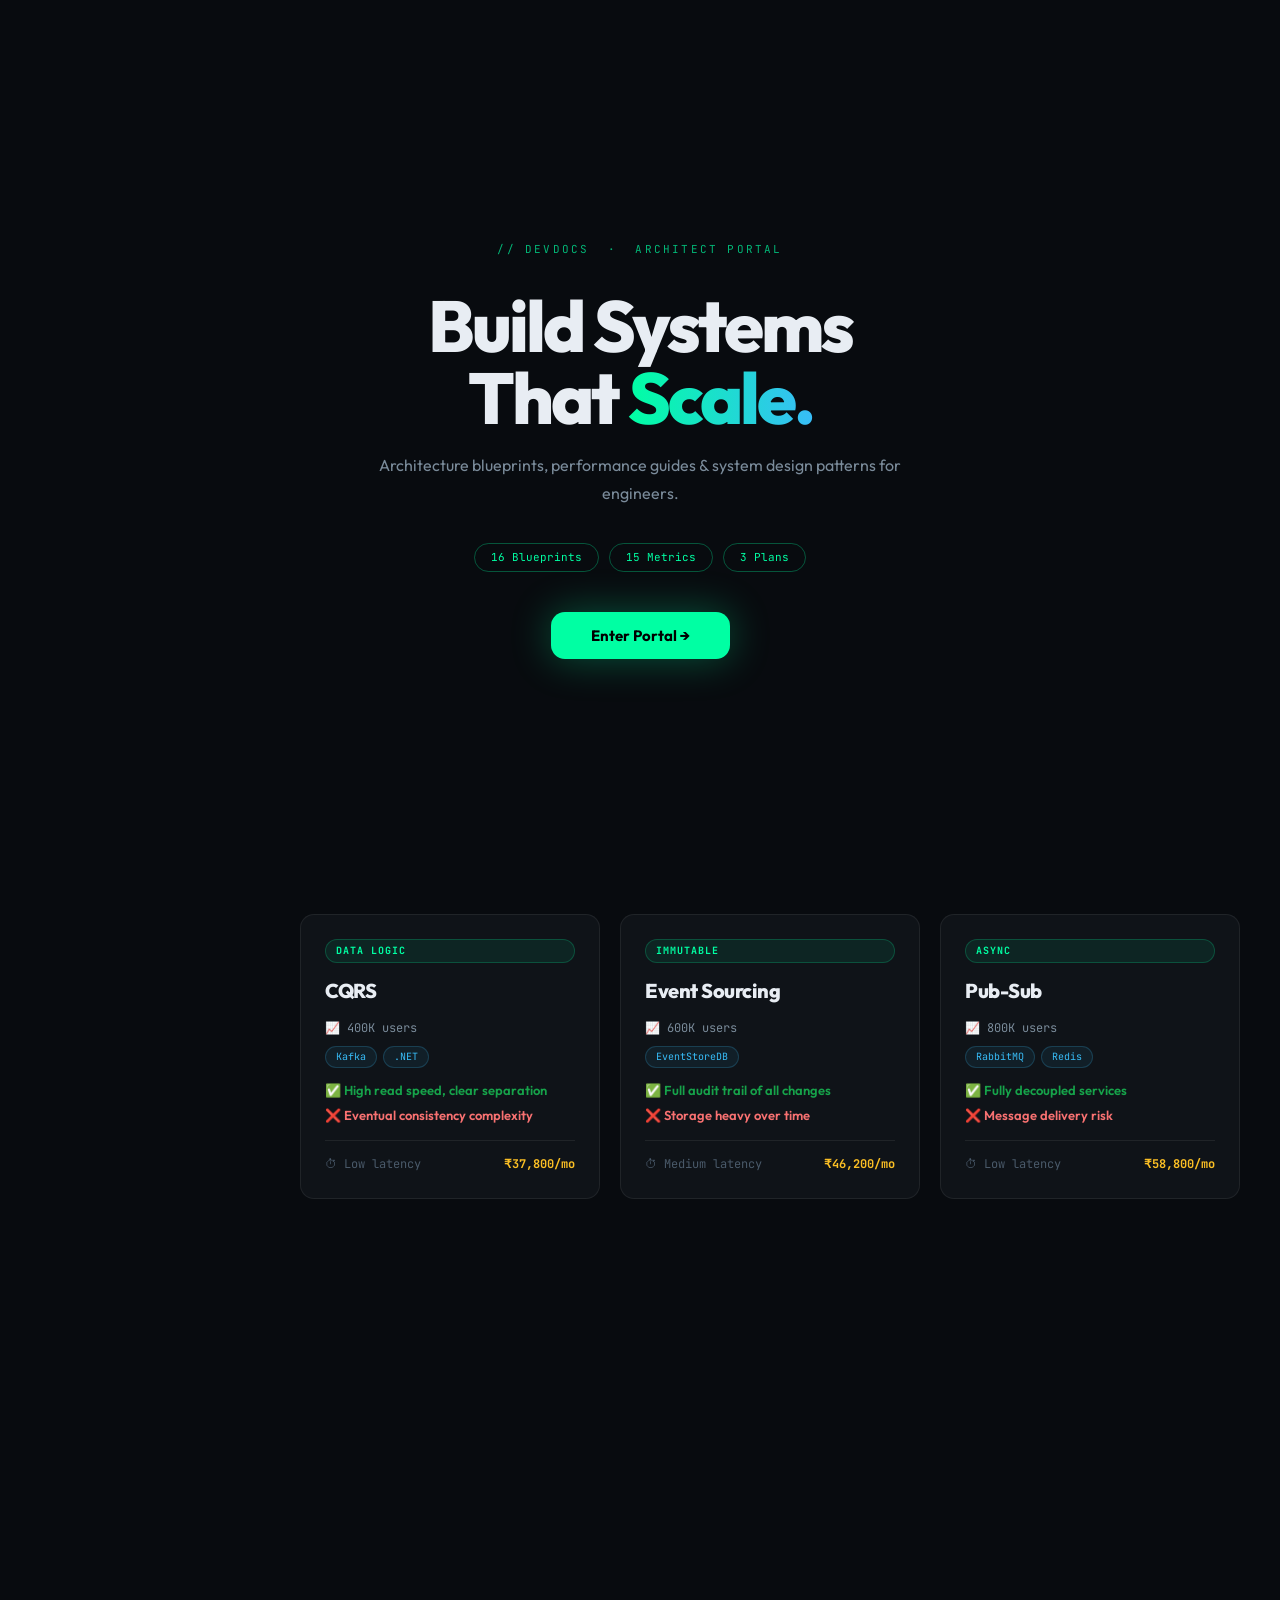
<file: index.html>
<!DOCTYPE html>
<html lang="en" data-theme="dark">
<head>
  <meta charset="UTF-8"/>
  <meta name="viewport" content="width=device-width, initial-scale=1.0"/>
  <title>DevDocs | Architect Portal</title>
  <link rel="stylesheet" href="style.css"/>
</head>
<body>

<!-- ══ LANDING ════════════════════════════════ -->
<div id="landing">
  <div class="lp-inner">
    <div class="lp-logo">// DEVDOCS &nbsp;·&nbsp; ARCHITECT PORTAL</div>
    <h1 class="lp-title">Build Systems<br>That <span class="acc">Scale.</span></h1>
    <p class="lp-sub">Architecture blueprints, performance guides &amp; system design patterns for engineers.</p>
    <div class="lp-pills">
      <span>16 Blueprints</span><span>15 Metrics</span><span>3 Plans</span>
    </div>
    <button class="lp-enter" onclick="enterPortal()">Enter Portal →</button>
  </div>
</div>

<!-- ══ SIDEBAR ════════════════════════════════ -->
<aside class="sidebar" id="sidebar">

  <!-- Logo + toggle button on same row -->
  <div class="sidebar-header">
    <div class="sidebar-logo">Dev<span>Docs</span></div>
    <button class="sidebar-toggle" onclick="toggleSidebar()" title="Close sidebar">✕</button>
  </div>

  <!-- Main nav — 3 sections inside this portal -->
  <div class="nav-item active" onclick="showSection('patterns',this)">
    <span class="icon">▦</span> Patterns
  </div>
  <div class="nav-item" onclick="showSection('pricing',this)">
    <span class="icon">◉</span> Pricing
  </div>
  <div class="nav-item" onclick="showSection('performance',this)">
    <span class="icon">◎</span> Performance
  </div>

  <!-- Theme toggle -->
  <div class="sidebar-theme-row">
    <span>Theme</span>
    <button class="theme-pill" id="themeBtn" onclick="toggleTheme()">☀ Light</button>
  </div>

  <!-- Profile card pinned to bottom -->
  <div class="sidebar-bottom">
    <button class="profile-btn">
      <div class="profile-avatar">AM</div>
      <div>
        <div class="profile-name">Ayush Mishra </div>
        <div class="profile-role">Sr. Architect</div>
      </div>
      <span class="profile-arrow">›</span>
    </button>
  </div>
</aside>

<!-- Floating button to RE-OPEN sidebar when it's hidden -->
<button class="sidebar-open-btn" id="openBtn" onclick="toggleSidebar()">☰ Menu</button>

<!-- ══ MAIN PORTAL CONTENT ════════════════════ -->
<div class="portal-content" id="portalContent">

  <!-- ── PATTERNS SECTION ─────────────────── -->
  <div class="section active" id="sec-patterns">
    <div class="page-header">
      <h1>Architecture <span class="accent">Library</span></h1>
      <p>16 battle-tested patterns. Search by name, scale, latency or tech stack.</p>
    </div>
    <div class="search-wrap">
      <input id="homeSearch" class="search-input" type="text"
        placeholder="Search: microservices, 1M users, Low latency, Kafka..."/>
    </div>
    <p class="meta" id="homeMeta">Showing all 16 patterns</p>
    <div class="grid" id="homeGrid"></div>
  </div>

  <!-- ── PRICING SECTION ──────────────────── -->
  <div class="section" id="sec-pricing">
    <div class="page-header">
      <h1>Subscription <span class="accent">Plans</span></h1>
      <p>Unlock full deep-dive system design blueprints. Cancel anytime.</p>
    </div>
    <div class="pricing-grid" id="pricingGrid"></div>
  </div>

  <!-- ── PERFORMANCE SECTION ──────────────── -->
  <div class="section" id="sec-performance">
    <div class="page-header">
      <h1>Performance <span class="accent">Tuning</span></h1>
      <p>Real-time metrics across your architecture stack.</p>
    </div>
    <div class="grid" id="perfGrid"></div>
  </div>

</div><!-- /portal-content -->

<script src="script.js"></script>
<script>
// ── sidebar nav ───────────────────────────────
function showSection(id, el) {
  document.querySelectorAll('.section').forEach(s => s.classList.remove('active'));
  document.getElementById('sec-' + id).classList.add('active');
  document.querySelectorAll('.nav-item').forEach(n => n.classList.remove('active'));
  el.classList.add('active');
  // close on mobile
  if (window.innerWidth <= 900) toggleSidebar();
}

function toggleSidebar() {
  const sidebar = document.getElementById('sidebar');
  const content = document.getElementById('portalContent');
  const openBtn = document.getElementById('openBtn');

  const isHidden = sidebar.classList.toggle('hidden');  // toggle hidden class

  // shift main content left when sidebar hides
  content.classList.toggle('full', isHidden);

  // show/hide the floating "Menu" button
  openBtn.style.display = isHidden ? 'flex' : 'none';
}

// ── enter portal ──────────────────────────────
function enterPortal() {
  const l = document.getElementById('landing');
  l.style.opacity = '0';
  setTimeout(() => l.remove(), 400);
}

// ── render pattern cards ──────────────────────
function renderHome(list) {
  const grid = document.getElementById('homeGrid');
  document.getElementById('homeMeta').textContent =
    list.length === patterns.length
      ? `Showing all ${patterns.length} patterns`
      : `${list.length} result${list.length !== 1 ? 's' : ''} found`;

  if (!list.length) {
    grid.innerHTML = `<p style="color:var(--text-dim);grid-column:1/-1;font-family:var(--mono);font-size:13px;padding:40px 0;">No patterns found.</p>`;
    return;
  }
  grid.innerHTML = list.map(p => {
    const techs = p.tech.split(',').map(t => `<span class="tech-badge">${t.trim()}</span>`).join('');
    return `
      <div class="card">
        <span class="card-tag">${p.tag}</span>
        <h3>${p.name}</h3>
        <p class="scale">📈 ${p.scale}</p>
        <div class="tech-list">${techs}</div>
        <p class="pros">✅ ${p.pros}</p>
        <p class="cons">❌ ${p.cons}</p>
        <div class="card-footer">
          <span class="latency">⏱ ${p.latency} latency</span>
          <span class="cost">${p.cost}</span>
        </div>
      </div>`;
  }).join('');
}

// ── render pricing ────────────────────────────
function renderPricing() {
  document.getElementById('pricingGrid').innerHTML = pricingData.map(p => {
    const featuresHtml = p.features.map(f => `<li>${f}</li>`).join('');
    const isFeatured = !!p.badge;
    return `
      <div class="pricing-card ${isFeatured ? 'featured' : ''}" style="--plan-color:${p.color}">
        ${p.badge ? `<div class="pricing-badge">${p.badge}</div>` : ''}
        <div class="pricing-tier" style="color:${p.color}">${p.tier}</div>
        <div class="pricing-price">
          <span class="pricing-amount" style="color:${p.color}">${p.price}</span>
          <span class="pricing-period">/month</span>
        </div>
        <p class="pricing-tagline">${p.tagline}</p>
        <ul class="pricing-features">${featuresHtml}</ul>
        <button class="pricing-cta"
          style="border:1px solid ${p.color};color:${p.color};"
          onmouseover="this.style.background='${p.color}';this.style.color='#000';"
          onmouseout="this.style.background='transparent';this.style.color='${p.color}';">
          ${p.cta}
        </button>
      </div>`;
  }).join('');
}

// ── render performance ────────────────────────
function getStatClass(s) {
  const good = ['optimized','stable','high','healthy','excellent','normal','fast','passed','optimal','low'];
  const bad  = ['warning','slow','peak'];
  const sl = s.toLowerCase();
  if (bad.includes(sl))  return 'stat-warn';
  if (good.includes(sl)) return 'stat-good';
  return 'stat-neutral';
}

function renderPerf() {
  document.getElementById('perfGrid').innerHTML = perfData.map(p => `
    <div class="perf-card">
      <span class="perf-tag">${p.tag}</span>
      <div class="perf-metric">${p.metric}</div>
      <div class="perf-name">${p.name}</div>
      <div class="perf-desc">${p.desc}</div>
      <span class="perf-stat ${getStatClass(p.stat)}">${p.stat}</span>
    </div>`).join('');
}

// ── init ──────────────────────────────────────
renderHome(patterns);
renderPricing();
renderPerf();
syncThemeBtn();

document.getElementById('homeSearch').addEventListener('input', function () {
  renderHome(filterPatterns(this.value.trim()));
});
</script>
</body>
</html>
</file>
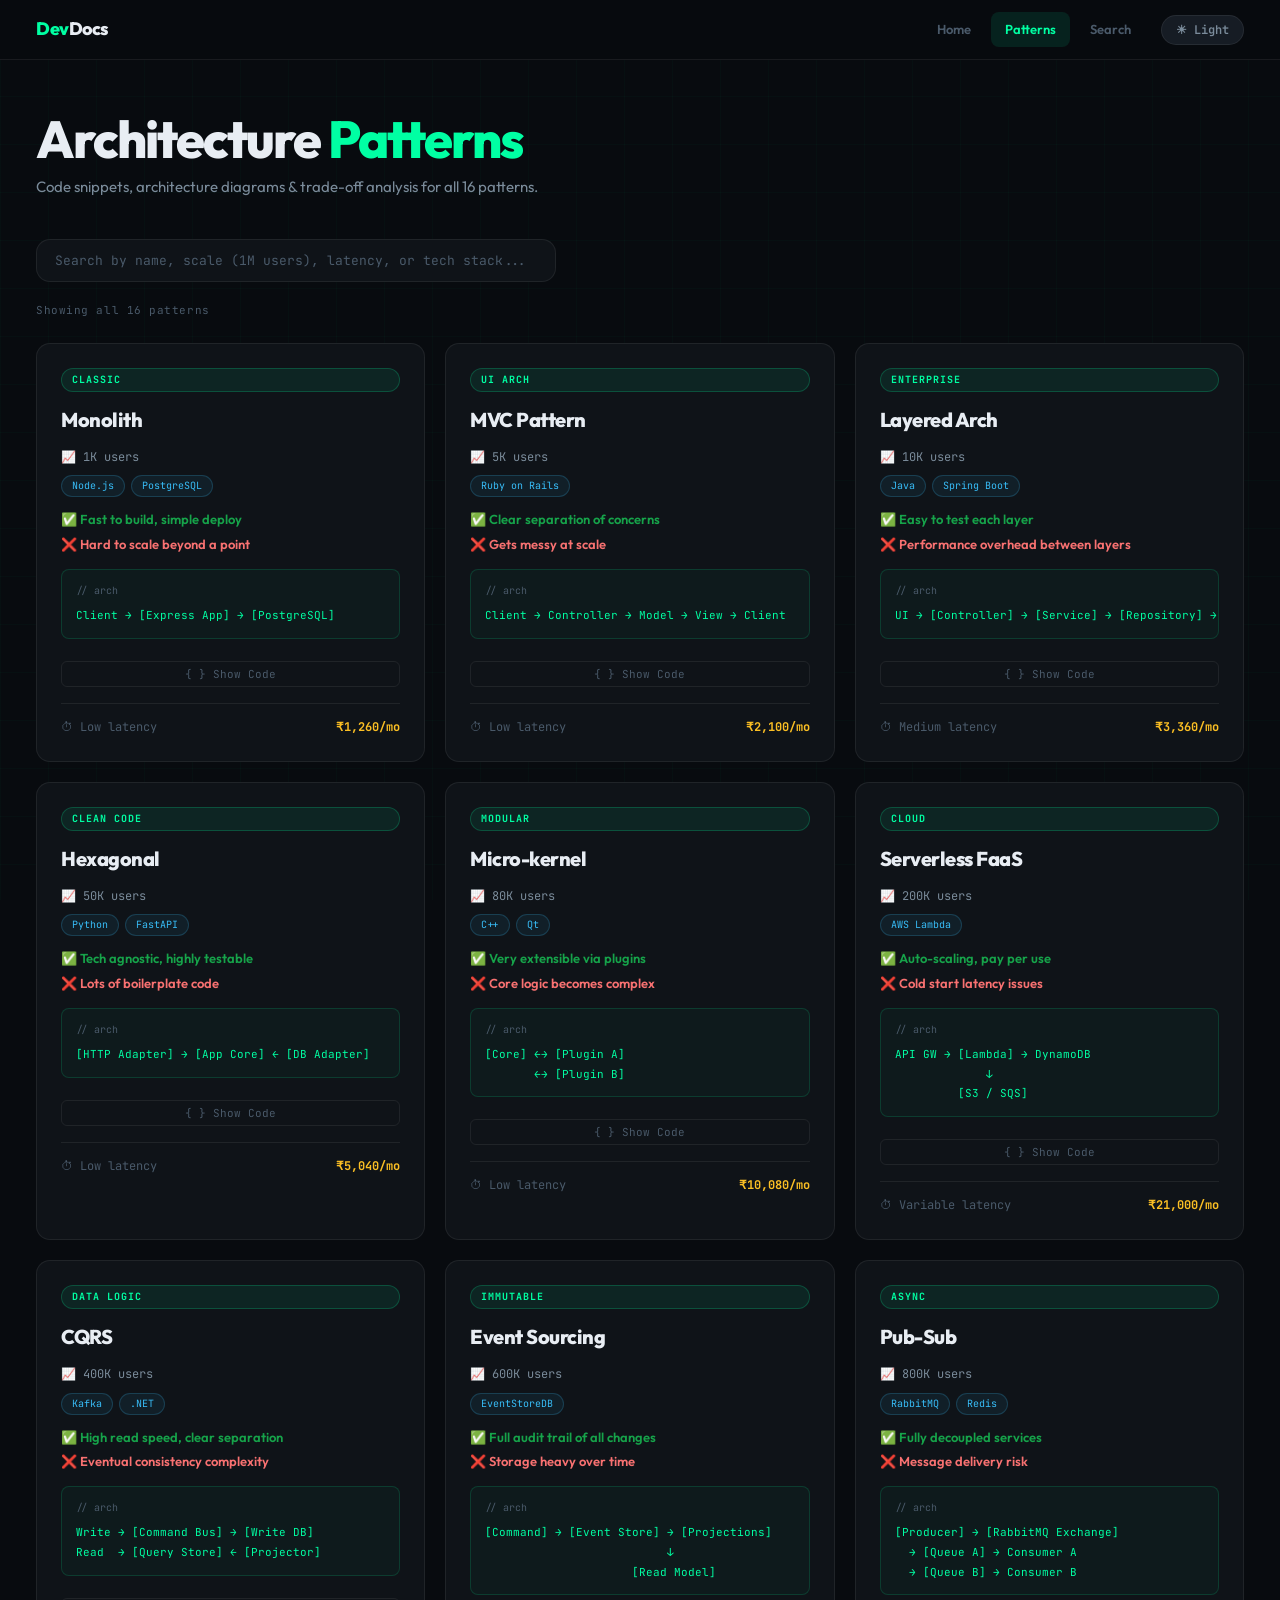
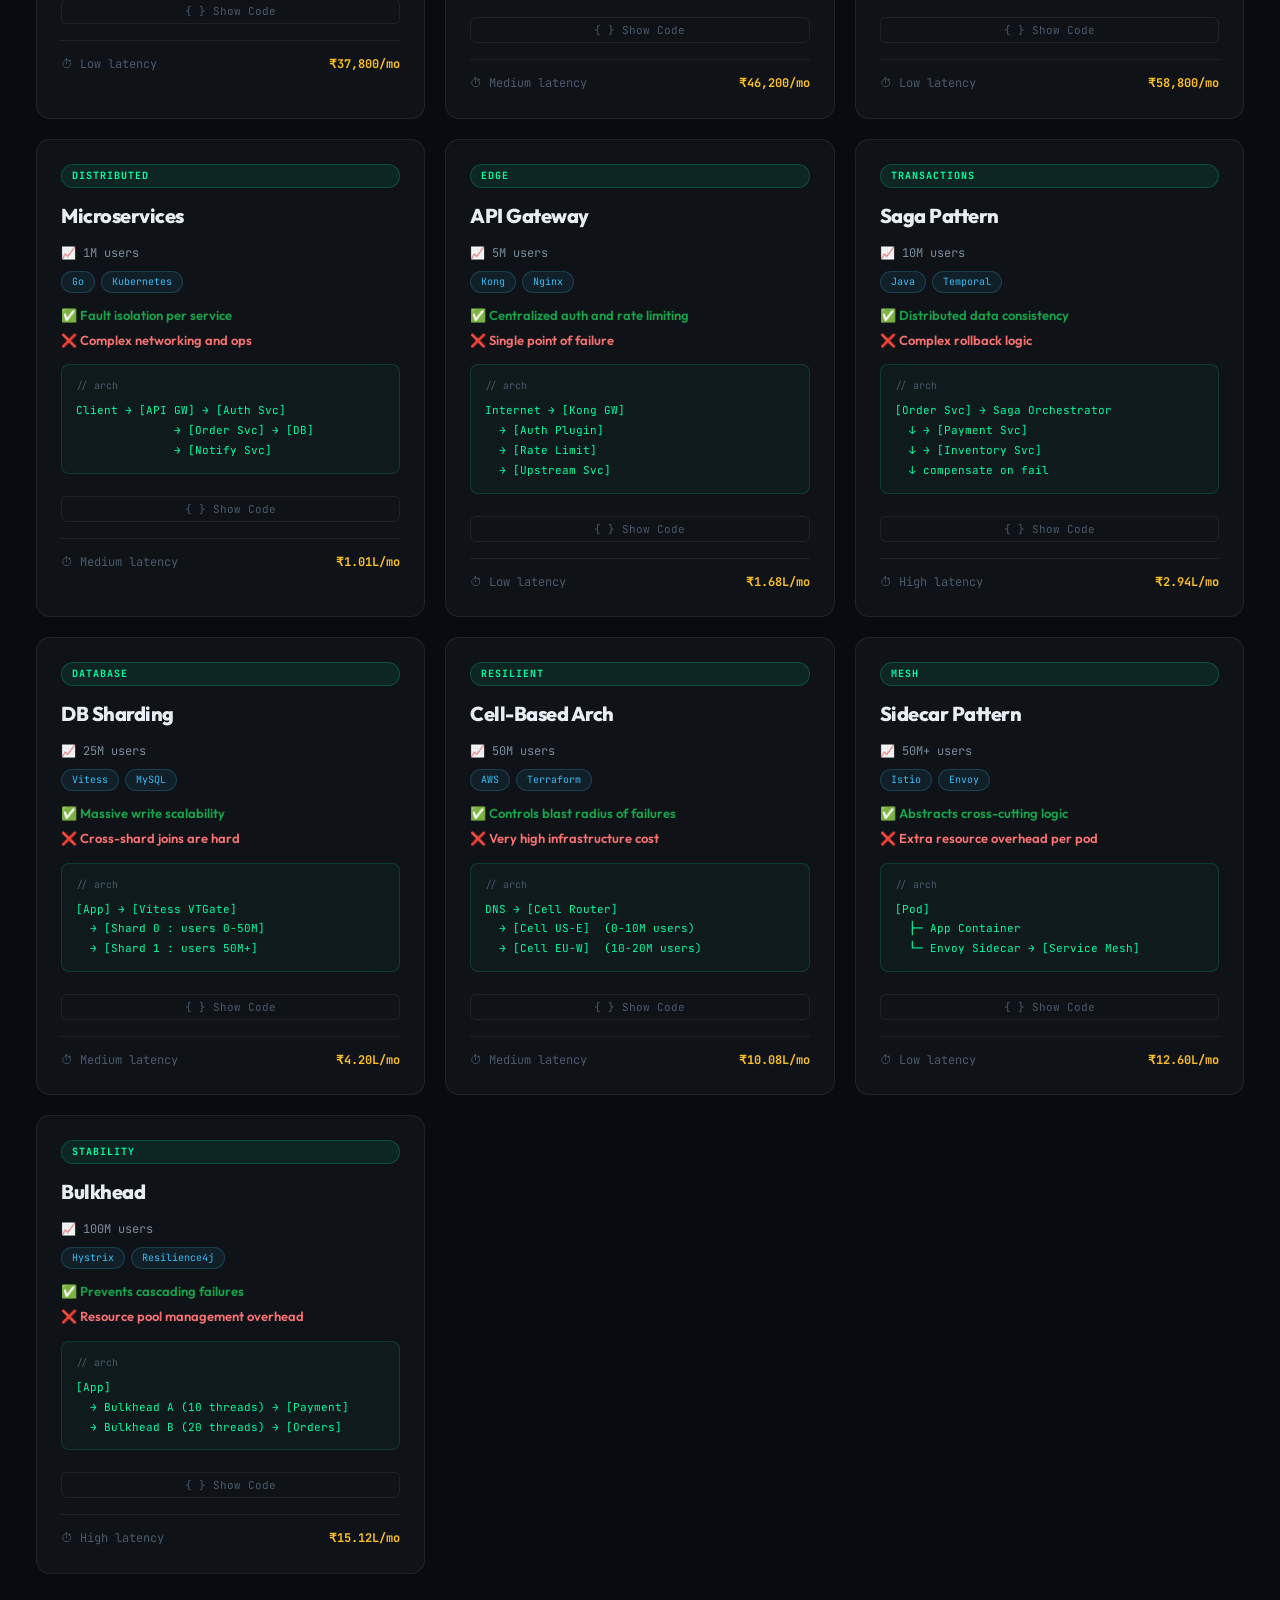
<file: Patterns.html>
<!DOCTYPE html>
<html lang="en" data-theme="dark">
<head>
  <meta charset="UTF-8"/>
  <meta name="viewport" content="width=device-width, initial-scale=1.0"/>
  <title>DevDocs | Patterns</title>
  <link rel="stylesheet" href="style.css"/>
</head>
<body>

<nav class="topnav">
  <div class="nav-logo">Dev<span>Docs</span></div>
  <a href="index.html">Home</a>
  <a href="patterns.html" class="active">Patterns</a>
  <a href="search.html">Search</a>
  <button id="themeBtn" onclick="toggleTheme()">☀ Light</button>
</nav>

<div class="page">
  <div class="page-header">
    <h1>Architecture <span class="accent">Patterns</span></h1>
    <p>Code snippets, architecture diagrams & trade-off analysis for all 16 patterns.</p>
  </div>

  <div class="search-wrap">
    <input id="patternSearch" class="search-input" type="text"
      placeholder="Search by name, scale (1M users), latency, or tech stack..."/>
  </div>
  <p class="meta" id="patternMeta">Showing all 16 patterns</p>
  <div class="grid" id="patternGrid"></div>
</div>

<script src="script.js"></script>
<script>
function renderDetailed(list) {
  const grid = document.getElementById('patternGrid');
  document.getElementById('patternMeta').textContent =
    list.length === patterns.length
      ? `Showing all ${patterns.length} patterns`
      : `${list.length} result${list.length !== 1 ? 's' : ''} found`;

  if (!list.length) {
    grid.innerHTML = `<p style="color:var(--text-dim);grid-column:1/-1;font-family:var(--mono);font-size:13px;padding:40px 0;">No patterns found.</p>`;
    return;
  }
  grid.innerHTML = list.map(p => {
    const idx   = patterns.indexOf(p);
    const techs = p.tech.split(',').map(t => `<span class="tech-badge">${t.trim()}</span>`).join('');
    return `
      <div class="card">
        <span class="card-tag">${p.tag}</span>
        <h3>${p.name}</h3>
        <p class="scale">📈 ${p.scale}</p>
        <div class="tech-list">${techs}</div>
        <p class="pros">✅ ${p.pros}</p>
        <p class="cons">❌ ${p.cons}</p>
        <div class="arch-box">${p.arch}</div>
        <button class="toggle-btn" onclick="toggleSnippet(${idx},this)">{ } Show Code</button>
        <pre class="code-box" id="snip-${idx}">${escHtml(p.snippet)}</pre>
        <div class="card-footer" style="margin-top:16px;">
          <span class="latency">⏱ ${p.latency} latency</span>
          <span class="cost">${p.cost}</span>
        </div>
      </div>`;
  }).join('');
}

function toggleSnippet(idx, btn) {
  const box  = document.getElementById('snip-' + idx);
  const open = box.style.display === 'block';
  box.style.display = open ? 'none' : 'block';
  btn.textContent   = open ? '{ } Show Code' : '{ } Hide Code';
}

renderDetailed(patterns);
syncThemeBtn();

document.getElementById('patternSearch').addEventListener('input', function () {
  renderDetailed(filterPatterns(this.value.trim()));
});
</script>
</body>
</html>
</file>
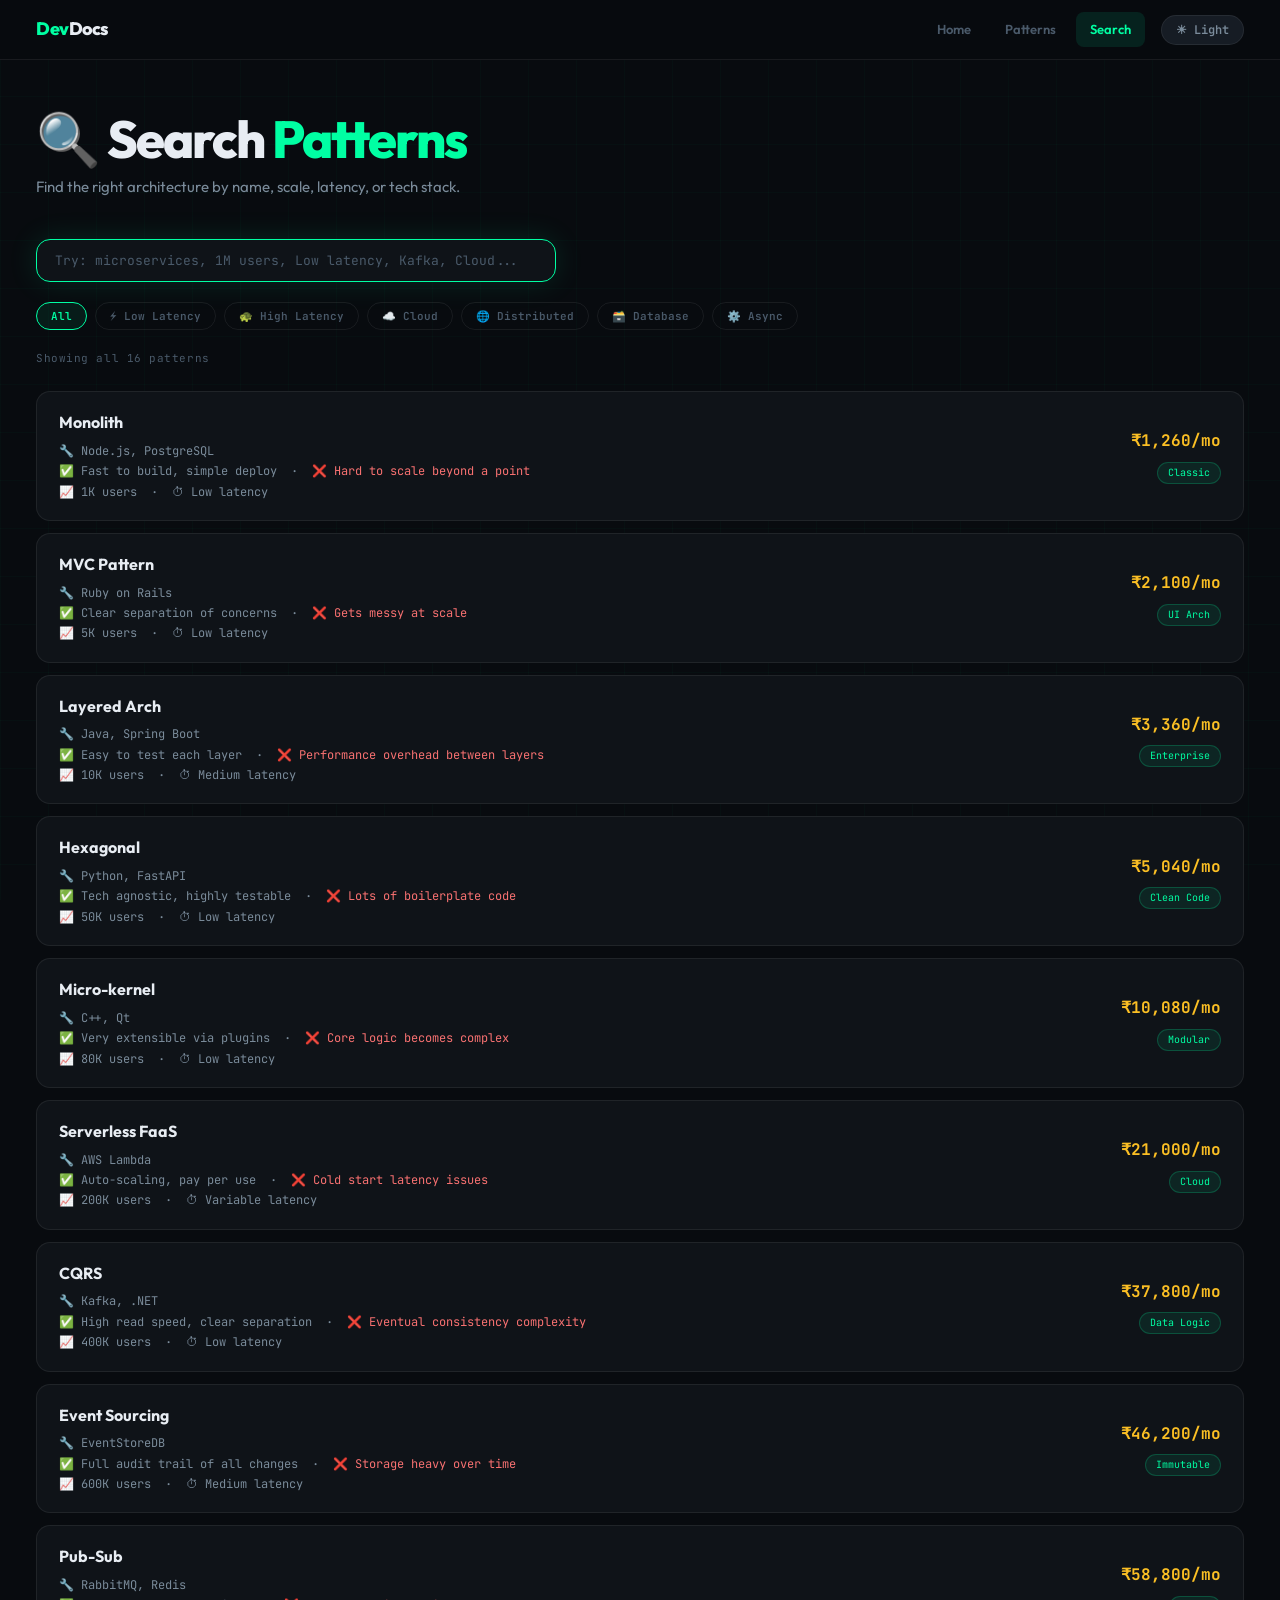
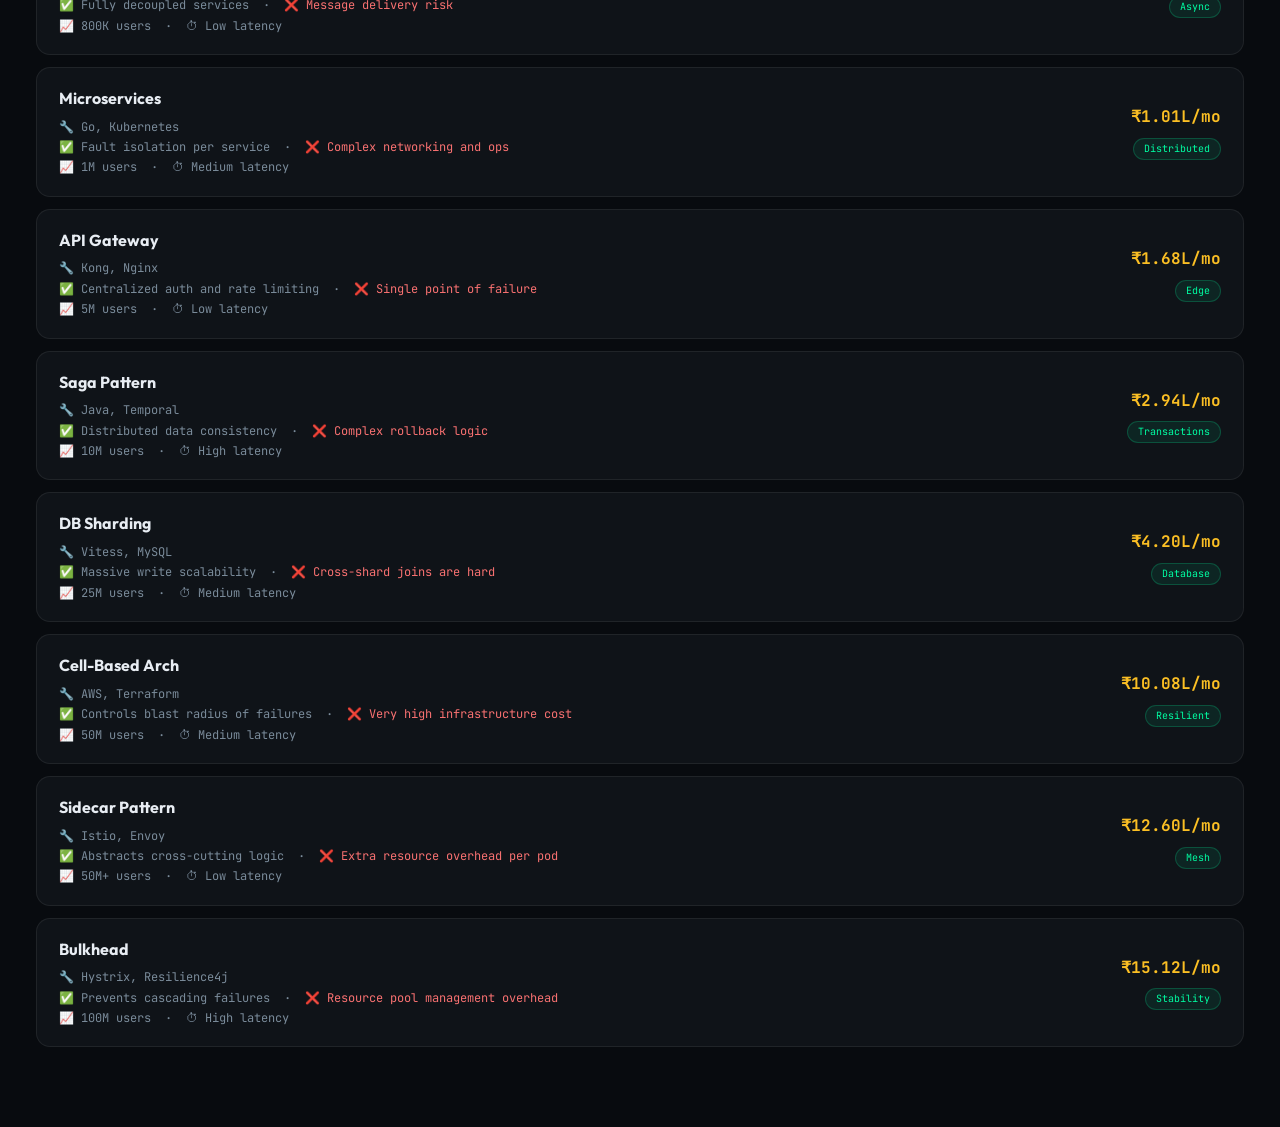
<file: Search.html>
<!DOCTYPE html>
<html lang="en" data-theme="dark">
<head>
  <meta charset="UTF-8"/>
  <meta name="viewport" content="width=device-width, initial-scale=1.0"/>
  <title>DevDocs | Search</title>
  <link rel="stylesheet" href="style.css"/>
</head>
<body>

<nav class="topnav">
  <div class="nav-logo">Dev<span>Docs</span></div>
  <a href="index.html">Home</a>
  <a href="patterns.html">Patterns</a>
  <a href="search.html" class="active">Search</a>
  <button id="themeBtn" onclick="toggleTheme()">☀ Light</button>
</nav>

<div class="page">
  <div class="page-header">
    <h1>🔍 Search <span class="accent">Patterns</span></h1>
    <p>Find the right architecture by name, scale, latency, or tech stack.</p>
  </div>

  <div class="search-wrap">
    <input id="searchInput" class="search-input" type="text"
      placeholder="Try: microservices, 1M users, Low latency, Kafka, Cloud..." autofocus/>
  </div>

  <div class="chips">
    <button class="chip active" onclick="applyChip(this,'')">All</button>
    <button class="chip" onclick="applyChip(this,'low')">⚡ Low Latency</button>
    <button class="chip" onclick="applyChip(this,'high')">🐢 High Latency</button>
    <button class="chip" onclick="applyChip(this,'cloud')">☁️ Cloud</button>
    <button class="chip" onclick="applyChip(this,'distributed')">🌐 Distributed</button>
    <button class="chip" onclick="applyChip(this,'database')">🗃️ Database</button>
    <button class="chip" onclick="applyChip(this,'async')">⚙️ Async</button>
  </div>

  <p class="meta" id="searchMeta">Showing all 16 patterns</p>
  <div class="result-list" id="resultList"></div>
</div>

<script src="script.js"></script>
<script>
function renderResults(list, rawQ) {
  const el   = document.getElementById('resultList');
  const meta = document.getElementById('searchMeta');
  const q    = rawQ || '';

  meta.textContent = q
    ? `${list.length} result${list.length !== 1 ? 's' : ''} for "${q}"`
    : `Showing all ${list.length} patterns`;

  if (!list.length) {
    el.innerHTML = `
      <div style="text-align:center;padding:60px 0;">
        <div style="font-size:48px;margin-bottom:16px;">🔍</div>
        <p style="font-family:var(--mono);font-size:14px;color:var(--text-dim);">
          No results for "<strong style="color:var(--text)">${q}</strong>"<br>
          Try: name, scale (1M users), latency (Low), or tech (Kafka, Go)
        </p>
      </div>`;
    return;
  }

  el.innerHTML = list.map(p => `
    <div class="result-item">
      <div>
        <div class="r-name">${highlight(p.name, q)}</div>
        <div class="r-detail">
          🔧 ${highlight(p.tech, q)}<br>
          ✅ ${p.pros} &nbsp;·&nbsp;
          <span style="color:var(--acc-red)">❌ ${p.cons}</span><br>
          📈 ${highlight(p.scale, q)} &nbsp;·&nbsp; ⏱ ${highlight(p.latency, q)} latency
        </div>
      </div>
      <div style="text-align:right;flex-shrink:0;">
        <div class="r-cost">${p.cost}</div>
        <span class="r-tag">${p.tag}</span>
      </div>
    </div>`).join('');
}

function applyChip(btn, keyword) {
  document.querySelectorAll('.chip').forEach(c => c.classList.remove('active'));
  btn.classList.add('active');
  document.getElementById('searchInput').value = keyword;
  renderResults(filterPatterns(keyword), keyword);
}

document.getElementById('searchInput').addEventListener('input', function () {
  document.querySelectorAll('.chip').forEach(c => c.classList.remove('active'));
  renderResults(filterPatterns(this.value.trim()), this.value.trim());
});

renderResults(patterns, '');
syncThemeBtn();
</script>
</body>
</html>
</file>
<file: style.css>
/* ═══════════════════════════════════════════════
   DevDocs — Design System
   Font: Outfit (clean, renders ₹ perfectly)
         + JetBrains Mono (code blocks)
═══════════════════════════════════════════════ */
@import url('https://fonts.googleapis.com/css2?family=Outfit:wght@400;500;600;700;800&family=JetBrains+Mono:wght@400;600&display=swap');

/* ── DARK MODE (default) ───────────────────── */
:root {
  --bg:         #080b0f;
  --surface:    #0f1318;
  --surface2:   #161c24;
  --border:     rgba(255,255,255,0.07);
  --border-acc: rgba(0,255,163,0.35);
  --acc:        #00ffa3;
  --acc-blue:   #38bdf8;
  --acc-yellow: #fbbf24;
  --acc-red:    #f87171;
  --acc-purple: #c084fc;
  --text:       #e8edf3;
  --text-dim:   #4a5a6a;
  --text-mid:   #7a8b9a;
  --mono:       'JetBrains Mono', monospace;
  --sans:       'Outfit', sans-serif;
  --radius:     14px;
  --radius-sm:  8px;
  --glow:       0 0 30px rgba(0,255,163,0.12);
  --sidebar-w:  260px;
}

/* ── LIGHT MODE — proper contrast ─────────── */
[data-theme="light"] {
  --bg:         #f0f4f8;
  --surface:    #ffffff;
  --surface2:   #e8edf4;
  --border:     rgba(0,0,0,0.1);
  --border-acc: rgba(0,160,100,0.4);
  --acc:        #009966;
  --acc-blue:   #0284c7;
  --acc-yellow: #b45309;
  --acc-red:    #dc2626;
  --acc-purple: #7c3aed;
  --text:       #0d1520;
  --text-dim:   #64748b;
  --text-mid:   #334155;
  --glow:       0 0 30px rgba(0,160,100,0.1);
}

/* ── Reset ─────────────────────────────────── */
*, *::before, *::after { box-sizing: border-box; margin: 0; padding: 0; }
html { scroll-behavior: smooth; }

body {
  font-family: var(--sans);
  background: var(--bg);
  color: var(--text);
  min-height: 100vh;
  line-height: 1.6;
  overflow-x: hidden;
}

a { text-decoration: none; color: inherit; }

/* grid bg — dark only */
body::before {
  content: '';
  position: fixed;
  inset: 0;
  background-image:
    linear-gradient(rgba(0,255,163,0.025) 1px, transparent 1px),
    linear-gradient(90deg, rgba(0,255,163,0.025) 1px, transparent 1px);
  background-size: 48px 48px;
  pointer-events: none;
  z-index: 0;
  opacity: 1;
}
[data-theme="light"] body::before { opacity: 0; }

/* ══════════════════════════════════════════════
   SIMPLE NAVBAR (patterns.html / search.html)
══════════════════════════════════════════════ */
nav.topnav {
  position: sticky;
  top: 0;
  z-index: 200;
  display: flex;
  align-items: center;
  gap: 6px;
  padding: 0 36px;
  height: 60px;
  background: rgba(8,11,15,0.9);
  backdrop-filter: blur(16px);
  border-bottom: 1px solid var(--border);
}
[data-theme="light"] nav.topnav {
  background: rgba(240,244,248,0.92);
  border-bottom-color: var(--border);
  box-shadow: 0 1px 12px rgba(0,0,0,0.08);
}

.nav-logo {
  font-size: 18px;
  font-weight: 800;
  letter-spacing: -0.5px;
  color: var(--acc);
  margin-right: auto;
}
.nav-logo span { color: var(--text); }

nav.topnav a {
  font-size: 13px;
  font-weight: 600;
  color: var(--text-dim);
  padding: 7px 14px;
  border-radius: 8px;
  transition: color .2s, background .2s;
}
nav.topnav a:hover  { color: var(--text); background: var(--surface2); }
nav.topnav a.active { color: var(--acc);  background: rgba(0,255,163,0.1); }
[data-theme="light"] nav.topnav a.active { background: rgba(0,153,102,0.1); }

/* theme button */
#themeBtn {
  margin-left: 10px;
  font-size: 12px;
  font-family: var(--mono);
  font-weight: 600;
  color: var(--text-mid);
  background: var(--surface2);
  border: 1px solid var(--border);
  padding: 6px 14px;
  border-radius: 20px;
  cursor: pointer;
  transition: all .2s;
}
#themeBtn:hover { border-color: var(--acc); color: var(--acc); }

/* ══════════════════════════════════════════════
   SIDEBAR PORTAL LAYOUT  (index.html)
══════════════════════════════════════════════ */
/* ── old menuBtn removed — replaced by sidebar-open-btn ── */

.sidebar {
  position: fixed;
  top: 0; left: 0;
  width: var(--sidebar-w);
  height: 100vh;
  background: var(--surface);
  border-right: 1px solid var(--border);
  display: flex;
  flex-direction: column;
  padding: 20px 16px 20px;
  z-index: 300;
  transition: transform .35s cubic-bezier(.4,0,.2,1);
  overflow-y: auto;
}

/* hidden state — slides off screen to the left */
.sidebar.hidden { transform: translateX(-100%); }

[data-theme="light"] .sidebar {
  background: var(--surface);
  box-shadow: 2px 0 16px rgba(0,0,0,0.06);
}

/* ── Sidebar top row: logo + close button ──── */
.sidebar-header {
  display: flex;
  align-items: center;
  justify-content: space-between;
  margin-bottom: 32px;
  padding: 0 4px;
}

.sidebar-logo {
  font-size: 20px;
  font-weight: 800;
  letter-spacing: -1px;
  color: var(--acc);
}
.sidebar-logo span { color: var(--text); }

/* ✕ close button inside sidebar */
.sidebar-toggle {
  background: none;
  border: 1px solid var(--border);
  color: var(--text-dim);
  font-size: 13px;
  width: 30px; height: 30px;
  border-radius: 8px;
  cursor: pointer;
  display: flex; align-items: center; justify-content: center;
  transition: all .2s;
  flex-shrink: 0;
}
.sidebar-toggle:hover {
  border-color: var(--acc);
  color: var(--acc);
}

/* ☰ floating open button — only visible when sidebar is hidden */
.sidebar-open-btn {
  display: none;            /* hidden by default (sidebar is open) */
  position: fixed;
  top: 16px; left: 16px;
  z-index: 400;
  align-items: center;
  gap: 8px;
  background: var(--surface);
  border: 1px solid var(--border);
  color: var(--acc);
  font-family: var(--mono);
  font-size: 12px;
  font-weight: 700;
  padding: 8px 16px;
  border-radius: 10px;
  cursor: pointer;
  letter-spacing: .06em;
  transition: border-color .2s, box-shadow .2s;
  box-shadow: 0 4px 20px rgba(0,0,0,0.4);
}
.sidebar-open-btn:hover {
  border-color: var(--acc);
  box-shadow: 0 0 20px rgba(0,255,163,0.2);
}
[data-theme="light"] .sidebar-open-btn {
  background: var(--surface);
  box-shadow: 0 2px 12px rgba(0,0,0,0.1);
}

.nav-item {
  display: flex;
  align-items: center;
  gap: 12px;
  padding: 12px 14px;
  border-radius: 10px;
  font-size: 14px;
  font-weight: 600;
  color: var(--text-dim);
  cursor: pointer;
  margin-bottom: 4px;
  transition: all .2s;
  user-select: none;
}
.nav-item:hover  { background: var(--surface2); color: var(--text); }
.nav-item.active { background: rgba(0,255,163,0.08); color: var(--acc); }
[data-theme="light"] .nav-item.active {
  background: rgba(0,153,102,0.08);
  color: var(--acc);
}
.nav-item .icon {
  font-size: 14px;
  width: 20px;
  text-align: center;
  color: var(--acc);
  font-style: normal;
  flex-shrink: 0;
}

.nav-divider {
  height: 1px;
  background: var(--border);
  margin: 8px 14px 12px;
}
.sidebar-bottom {
  margin-top: auto;
  padding-top: 16px;
  border-top: 1px solid var(--border);
}
.profile-btn {
  width: 100%;
  display: flex;
  align-items: center;
  gap: 12px;
  background: var(--surface2);
  border: 1px solid var(--border);
  border-radius: 12px;
  padding: 12px 14px;
  cursor: pointer;
  color: var(--text);
  font-family: var(--sans);
  text-align: left;
  transition: border-color .2s;
}
.profile-btn:hover { border-color: var(--acc); }
.profile-avatar {
  width: 36px; height: 36px;
  border-radius: 50%;
  background: linear-gradient(135deg, var(--acc), var(--acc-blue));
  display: grid; place-items: center;
  font-size: 13px; font-weight: 800;
  color: #000; flex-shrink: 0;
}
.profile-name { font-size: 13px; font-weight: 700; }
.profile-role { font-size: 11px; color: var(--text-dim); }
.profile-arrow { font-size: 18px; color: var(--text-dim); margin-left: auto; }

/* theme toggle inside sidebar */
.sidebar-theme-row {
  display: flex;
  align-items: center;
  justify-content: space-between;
  padding: 10px 14px;
  margin-bottom: 4px;
  font-size: 13px;
  color: var(--text-dim);
}
.theme-pill {
  font-family: var(--mono);
  font-size: 11px;
  font-weight: 600;
  background: var(--surface2);
  border: 1px solid var(--border);
  color: var(--text-mid);
  padding: 5px 14px;
  border-radius: 20px;
  cursor: pointer;
  transition: all .2s;
}
.theme-pill:hover { border-color: var(--acc); color: var(--acc); }

/* main content area next to sidebar */
.portal-content {
  margin-left: var(--sidebar-w);
  min-height: 100vh;
  position: relative;
  z-index: 1;
  transition: margin-left .4s cubic-bezier(.4,0,.2,1);
}
.portal-content.full { margin-left: 0; }

/* each section panel */
.section { display: none; padding: 52px 40px 80px; }
.section.active { display: block; animation: fadeUp .4s ease both; }

@keyframes fadeUp {
  from { opacity:0; transform:translateY(12px); }
  to   { opacity:1; transform:translateY(0); }
}

/* ── Page wrapper (standalone pages) ──────── */
.page {
  position: relative; z-index: 1;
  max-width: 1280px;
  margin: 0 auto;
  padding: 52px 36px 80px;
}

/* ── Page Header ───────────────────────────── */
.page-header { margin-bottom: 40px; }
.page-header h1 {
  font-size: clamp(32px,5vw,52px);
  font-weight: 800;
  letter-spacing: -2px;
  line-height: 1.05;
  margin-bottom: 8px;
}
.page-header h1 .accent { color: var(--acc); }
.page-header p { font-size: 15px; color: var(--text-mid); max-width: 520px; }

/* ── Search ────────────────────────────────── */
.search-wrap { display:flex; gap:12px; margin-bottom:20px; flex-wrap:wrap; }

.search-input {
  flex:1; min-width:240px; max-width:520px;
  padding: 12px 18px;
  font-family: var(--mono); font-size:13px;
  color: var(--text);
  background: var(--surface);
  border: 1px solid var(--border);
  border-radius: var(--radius);
  outline: none;
  transition: border-color .2s, box-shadow .2s;
}
.search-input::placeholder { color: var(--text-dim); }
.search-input:focus { border-color: var(--acc); box-shadow: var(--glow); }
[data-theme="light"] .search-input { color: var(--text); }
[data-theme="light"] .search-input::placeholder { color: #94a3b8; }

/* ── Meta text ─────────────────────────────── */
.meta {
  font-family: var(--mono); font-size:11px;
  color: var(--text-dim); letter-spacing:.05em;
  margin-bottom: 24px;
}

/* ══════════════════════════════════════════════
   CARDS
══════════════════════════════════════════════ */
.grid {
  display: grid;
  grid-template-columns: repeat(auto-fill, minmax(300px,1fr));
  gap: 20px;
}

.card {
  position: relative;
  background: var(--surface);
  border: 1px solid var(--border);
  border-radius: var(--radius);
  padding: 24px;
  display: flex; flex-direction: column;
  transition: border-color .25s, transform .25s, box-shadow .25s;
  animation: fadeUp .4s ease both;
}
.card:hover {
  border-color: var(--border-acc);
  transform: translateY(-4px);
  box-shadow: var(--glow), 0 16px 40px rgba(0,0,0,0.25);
}

[data-theme="light"] .card {
  box-shadow: 0 2px 12px rgba(0,0,0,0.06);
}
[data-theme="light"] .card:hover {
  box-shadow: var(--glow), 0 8px 32px rgba(0,0,0,0.12);
}

/* stagger */
.card:nth-child(1) { animation-delay:.03s; }
.card:nth-child(2) { animation-delay:.06s; }
.card:nth-child(3) { animation-delay:.09s; }
.card:nth-child(4) { animation-delay:.12s; }
.card:nth-child(5) { animation-delay:.15s; }
.card:nth-child(6) { animation-delay:.18s; }

.card-tag {
  display:inline-block;
  font-family: var(--mono);
  font-size:10px; font-weight:700;
  letter-spacing:.1em; text-transform:uppercase;
  color: var(--acc);
  background: rgba(0,255,163,0.08);
  border: 1px solid rgba(0,255,163,0.2);
  padding: 3px 10px; border-radius:20px;
  margin-bottom:12px;
}
[data-theme="light"] .card-tag {
  color: var(--acc);
  background: rgba(0,153,102,0.08);
  border-color: rgba(0,153,102,0.25);
}

.card h3 {
  font-size:20px; font-weight:800;
  letter-spacing:-0.5px; margin-bottom:12px;
}

.card .scale {
  font-family: var(--mono); font-size:12px;
  color: var(--text-mid); margin-bottom:8px;
}

.tech-list { display:flex; flex-wrap:wrap; gap:6px; margin-bottom:12px; }

.tech-badge {
  font-family: var(--mono); font-size:10px;
  color: var(--acc-blue);
  background: rgba(56,189,248,0.07);
  border: 1px solid rgba(56,189,248,0.2);
  padding: 2px 10px; border-radius:20px;
}
[data-theme="light"] .tech-badge {
  color: var(--acc-blue);
  background: rgba(2,132,199,0.07);
  border-color: rgba(2,132,199,0.2);
}

.card .pros { font-size:13px; color:#16a34a; margin-bottom:4px; font-weight:600; }
.card .cons { font-size:13px; color:var(--acc-red); margin-bottom:14px; font-weight:600; }

[data-theme="light"] .card .pros { color:#15803d; }
[data-theme="light"] .card .cons { color:#dc2626; }

.card-footer {
  display:flex; justify-content:space-between; align-items:center;
  padding-top:14px; border-top:1px solid var(--border);
  margin-top:auto;
  font-family: var(--mono); font-size:12px;
}
.card-footer .latency { color: var(--text-dim); }
.card-footer .cost    { color: var(--acc-yellow); font-weight:700; }

[data-theme="light"] .card-footer .cost { color: var(--acc-yellow); }

/* ── Arch Diagram ──────────────────────────── */
.arch-box {
  background: rgba(0,255,163,0.03);
  border: 1px solid rgba(0,255,163,0.15);
  border-radius: var(--radius-sm);
  padding: 12px 14px; margin-bottom:12px;
  font-family: var(--mono); font-size:11px;
  color: var(--acc);
  white-space:pre; overflow-x:auto; line-height:1.8;
}
.arch-box::before {
  content:'// arch';
  display:block; font-size:10px; color:var(--text-dim); margin-bottom:6px;
}
[data-theme="light"] .arch-box {
  background: rgba(0,153,102,0.04);
  border-color: rgba(0,153,102,0.2);
  color: #007a52;
}
[data-theme="light"] .arch-box::before { color: #94a3b8; }

/* ── Code Snippet ──────────────────────────── */
.code-box {
  background: #0d1117;
  border: 1px solid #2a3444;
  border-radius: var(--radius-sm);
  padding: 12px 14px; margin-top:8px;
  font-family: var(--mono); font-size:11px;
  color: #c9d1d9;
  white-space:pre; overflow-x:auto; line-height:1.8;
  display:none;
}
.code-box::before {
  content:'// code';
  display:block; font-size:10px; color:#4a5568; margin-bottom:6px;
}
/* code box stays dark even in light mode — intentional */

.toggle-btn {
  display:inline-block; margin-top:10px;
  font-family: var(--mono); font-size:11px;
  color: var(--text-dim);
  background: none;
  border: 1px solid var(--border);
  padding: 5px 14px; border-radius:6px;
  cursor:pointer; transition:all .2s;
}
.toggle-btn:hover { border-color:var(--acc); color:var(--acc); }

/* ══════════════════════════════════════════════
   PERFORMANCE CARDS
══════════════════════════════════════════════ */
.perf-card {
  background: var(--surface);
  border: 1px solid var(--border);
  border-radius: var(--radius);
  padding: 24px;
  transition: border-color .25s, transform .25s;
  animation: fadeUp .4s ease both;
}
.perf-card:hover {
  border-color: rgba(251,191,36,0.4);
  transform: translateY(-4px);
}
[data-theme="light"] .perf-card { box-shadow:0 2px 12px rgba(0,0,0,0.06); }

.perf-tag {
  display:inline-block;
  font-family: var(--mono); font-size:10px;
  font-weight:700; letter-spacing:.1em; text-transform:uppercase;
  color: var(--acc-yellow);
  background: rgba(251,191,36,0.08);
  border: 1px solid rgba(251,191,36,0.2);
  padding:3px 10px; border-radius:20px; margin-bottom:12px;
}
.perf-metric {
  font-family: var(--mono); font-size:28px;
  font-weight:700; color: var(--acc-yellow);
  margin-bottom:6px; letter-spacing:-1px;
}
[data-theme="light"] .perf-metric { color: var(--acc-yellow); }

.perf-name { font-size:15px; font-weight:700; margin-bottom:6px; }
.perf-desc { font-size:12px; color:var(--text-mid); margin-bottom:14px; }

.perf-stat {
  display:inline-block;
  font-family: var(--mono); font-size:10px; font-weight:700;
  padding:3px 12px; border-radius:20px;
}
.stat-good    { background:rgba(74,222,128,0.1); color:#4ade80; border:1px solid rgba(74,222,128,0.2); }
.stat-warn    { background:rgba(251,191,36,0.1); color:var(--acc-yellow); border:1px solid rgba(251,191,36,0.2); }
.stat-bad     { background:rgba(248,113,113,0.1); color:var(--acc-red); border:1px solid rgba(248,113,113,0.2); }
.stat-neutral { background:rgba(148,163,184,0.1); color:#94a3b8; border:1px solid rgba(148,163,184,0.2); }

[data-theme="light"] .stat-good  { color:#15803d; }
[data-theme="light"] .stat-warn  { color:#b45309; }
[data-theme="light"] .stat-bad   { color:#dc2626; }

/* ══════════════════════════════════════════════
   PRICING SECTION
══════════════════════════════════════════════ */
.pricing-grid {
  display: grid;
  grid-template-columns: repeat(3, 1fr);
  gap: 28px;
  align-items: stretch;      /* all cards same height */
  padding-top: 20px;         /* space for the "Most Popular" badge */
}
@media (max-width:900px) { .pricing-grid { grid-template-columns:1fr; } }

.pricing-card {
  position: relative;
  background: var(--surface);
  border-radius: 16px;
  padding: 32px 28px;
  display: flex;
  flex-direction: column;
  border: 1px solid var(--border);
  transition: transform .3s, box-shadow .3s, border-color .3s;
  cursor: pointer;
}

/* ALL cards highlight on hover */
.pricing-card:hover {
  transform: translateY(-6px);
  border-color: var(--border-acc);
  box-shadow: var(--glow), 0 16px 40px rgba(0,0,0,0.3);
}

[data-theme="light"] .pricing-card { box-shadow: 0 2px 16px rgba(0,0,0,0.07); }

/* featured card — blue glow at rest */
.pricing-card.featured {
  border-color: rgba(56,189,248,0.5);
  box-shadow: 0 0 0 1px rgba(56,189,248,0.2), 0 0 40px rgba(56,189,248,0.12);
}

/* featured card hover — stronger blue glow */
.pricing-card.featured:hover {
  transform: translateY(-6px);
  border-color: rgba(56,189,248,0.8);
  box-shadow: 0 0 0 1px rgba(56,189,248,0.4), 0 0 60px rgba(56,189,248,0.25);
}

[data-theme="light"] .pricing-card { box-shadow: 0 2px 16px rgba(0,0,0,0.07); }

/* featured card — border glow only, NO scale (keeps symmetry) */
.pricing-card.featured {
  border-color: rgba(56,189,248,0.5);
  box-shadow: 0 0 0 1px rgba(56,189,248,0.2), 0 0 40px rgba(56,189,248,0.12);
}
.pricing-card.featured:hover { transform: translateY(-6px); }

.pricing-badge {
  position: absolute;
  top: -14px; left: 50%;
  transform: translateX(-50%);
  background: var(--acc-blue);
  color: #000;
  font-family: var(--mono); font-size: 10px; font-weight: 800;
  padding: 4px 18px;
  border-radius: 20px;
  white-space: nowrap;
  letter-spacing: .06em;

  /* hidden until hover */
  opacity: 0;
  transition: opacity 0.3s ease, transform 0.3s ease;
  transform: translateX(-50%) translateY(6px);
}

/* show badge only when hovering the featured card */
.pricing-card.featured:hover .pricing-badge {
  opacity: 1;
  transform: translateX(-50%) translateY(0);
}

.pricing-tier {
  font-family: var(--mono); font-size: 11px;
  font-weight: 700; letter-spacing: .15em; text-transform: uppercase;
  margin-bottom: 16px;
}

.pricing-price {
  display: flex; align-items: baseline; gap: 6px;
  margin-bottom: 10px;
}
.pricing-amount {
  font-size: 52px; font-weight: 800;
  letter-spacing: -1px; line-height: 1;
}
.pricing-period { font-size: 14px; color: var(--text-mid); }

.pricing-tagline {
  font-size: 13px; color: var(--text-mid);
  margin-bottom: 24px; line-height: 1.6;
  min-height: 40px;   /* keeps all cards aligned at this line */
}

.pricing-features {
  list-style: none; flex: 1;
  display: flex; flex-direction: column; gap: 11px;
  margin-bottom: 32px;
}
.pricing-features li {
  font-size: 13px; color: var(--text-mid);
  padding-left: 4px; line-height: 1.5;
  display: flex; align-items: flex-start; gap: 8px;
}
.pricing-features li::before {
  content: '✓';
  font-weight: 700;
  flex-shrink: 0;
  margin-top: 1px;
}

[data-theme="light"] .pricing-features li { color: var(--text-mid); }

.pricing-cta {
  width: 100%;
  padding: 14px;
  border-radius: 10px;
  font-family: var(--sans); font-size: 14px; font-weight: 700;
  cursor: pointer;
  transition: all .2s;
  background: transparent;
  margin-top: auto;   /* always sticks to bottom */
}

/* ══════════════════════════════════════════════
   FILTER CHIPS
══════════════════════════════════════════════ */
.chips { display:flex; gap:8px; flex-wrap:wrap; margin-bottom:20px; }
.chip {
  font-family: var(--mono); font-size:11px; font-weight:600;
  background:none;
  border: 1px solid var(--border);
  color: var(--text-dim);
  padding:6px 14px; border-radius:20px;
  cursor:pointer; transition:all .2s;
}
.chip:hover  { border-color:var(--text-mid); color:var(--text); }
.chip.active { border-color:var(--acc); color:var(--acc); background:rgba(0,255,163,0.07); }
[data-theme="light"] .chip.active { background:rgba(0,153,102,0.07); }

/* ══════════════════════════════════════════════
   SEARCH PAGE RESULT LIST
══════════════════════════════════════════════ */
.result-list { display:flex; flex-direction:column; gap:12px; }

.result-item {
  background: var(--surface);
  border: 1px solid var(--border);
  border-radius: var(--radius);
  padding: 18px 22px;
  display:flex; justify-content:space-between; align-items:center; gap:20px;
  transition: border-color .2s, transform .2s;
  animation: fadeUp .35s ease both;
}
.result-item:hover { border-color:var(--border-acc); transform:translateX(4px); }
[data-theme="light"] .result-item { box-shadow:0 1px 8px rgba(0,0,0,0.05); }

.result-item .r-name { font-size:16px; font-weight:700; margin-bottom:5px; }
.result-item .r-detail {
  font-size:12px; color:var(--text-mid);
  font-family: var(--mono); line-height:1.7;
}
.result-item .r-cost {
  font-size:16px; font-weight:700; color:var(--acc-yellow);
  font-family: var(--mono); margin-bottom:4px;
  white-space:nowrap;
}
.result-item .r-tag {
  font-size:10px; font-family:var(--mono);
  color:var(--acc);
  background:rgba(0,255,163,0.08);
  border:1px solid rgba(0,255,163,0.2);
  padding:2px 10px; border-radius:20px;
  display:inline-block;
}
[data-theme="light"] .result-item .r-tag {
  background:rgba(0,153,102,0.08);
  border-color:rgba(0,153,102,0.2);
}
[data-theme="light"] .result-item .r-cost { color:var(--acc-yellow); }

mark {
  background: rgba(0,255,163,0.2);
  color: var(--text); border-radius:3px; padding:0 2px;
}
[data-theme="light"] mark { background:rgba(0,153,102,0.18); }

/* ══════════════════════════════════════════════
   LANDING SCREEN
══════════════════════════════════════════════ */
#landing {
  position:fixed; inset:0; z-index:9999;
  display:flex; align-items:center; justify-content:center;
  background: var(--bg);
  transition: opacity .4s ease;
}
.lp-inner { text-align:center; padding:32px; max-width:620px; }
.lp-logo  {
  font-family: var(--mono); font-size:11px;
  letter-spacing:.2em; color:var(--acc); margin-bottom:32px; opacity:.7;
}
.lp-title {
  font-size:clamp(42px,8vw,72px); font-weight:800;
  letter-spacing:-3px; line-height:1; margin-bottom:18px;
}
.lp-title .acc {
  background:linear-gradient(90deg, var(--acc), var(--acc-blue));
  -webkit-background-clip:text; -webkit-text-fill-color:transparent;
  background-clip:text;
}
.lp-sub { font-size:16px; color:var(--text-mid); margin-bottom:36px; line-height:1.7; }
.lp-pills { display:flex; gap:10px; justify-content:center; flex-wrap:wrap; margin-bottom:40px; }
.lp-pills span {
  font-family:var(--mono); font-size:11px;
  color:var(--acc); border:1px solid rgba(0,255,163,0.3);
  padding:5px 16px; border-radius:20px;
}
[data-theme="light"] .lp-pills span { border-color:rgba(0,153,102,0.3); }

.lp-enter {
  font-family:var(--sans); font-size:15px; font-weight:700;
  background:var(--acc); color:#000; border:none;
  padding:14px 40px; border-radius:var(--radius);
  cursor:pointer;
  box-shadow:0 0 40px rgba(0,255,163,0.3);
  transition: transform .2s, box-shadow .2s;
}
.lp-enter:hover { transform:translateY(-2px); box-shadow:0 0 60px rgba(0,255,163,0.5); }

/* ── Responsive ─────────────────────────────── */
@media (max-width:900px) {
  .sidebar { transform:translateX(-100%); }
  .sidebar.open { transform:translateX(0); }
  .portal-content { margin-left:0 !important; }
  #menuBtn { display:block; }
  .section { padding:52px 20px 60px; }
  nav.topnav { padding:0 18px; }
  .page { padding:36px 18px 60px; }
  .grid { grid-template-columns:1fr; }
}
</file>
